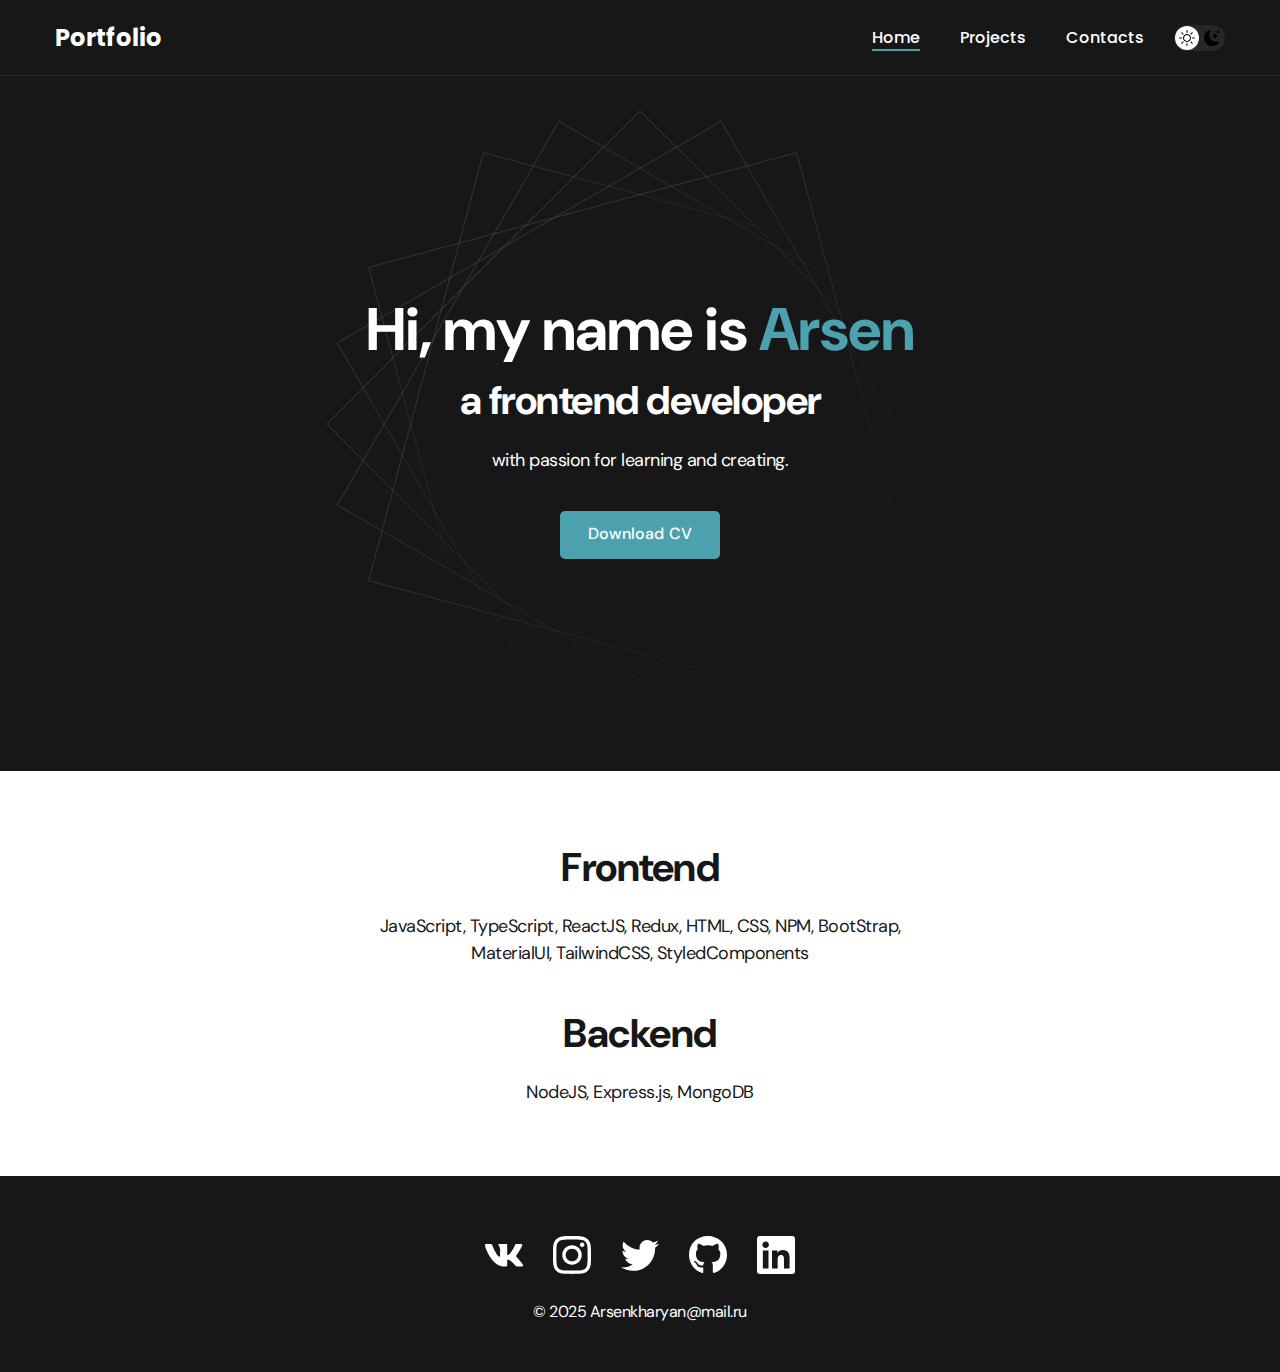
<file: index.html>
<!DOCTYPE html>
<html lang="en">
<head>
    <meta charset="UTF-8">
    <meta http-equiv="X-UA-Compatible" content="IE=edge">
    <meta name="viewport" content="width=device-width, initial-scale=1.0">
    <title>Portfolio</title>
    <link rel="stylesheet" href="./css/main.css">
</head>
<body>
    <nav class="nav">
        <div class="container">
            <div class="nav-row">
                <a href="./index.html" class="logo"><strong>Portfolio</strong></a>
                <button class="dark-mode-btn">
                    <img src="./img/icons/sun.svg" alt="Light mode" class="dark-mode-btn__icon">
                    <img src="./img/icons/moon.svg" alt="Dark mode" class="dark-mode-btn__icon">
                </button>
                <ul class="nav-list">
                    <li class="nav-list__item"><a href="./index.html" class="nav-list__link nav-list__link--active">Home</a></li>
                    <li class="nav-list__item"><a href="./projects.html" class="nav-list__link">Projects</a></li>
                    <li class="nav-list__item"><a href="./contacts.html" class="nav-list__link">Contacts</a></li>
                </ul>
            </div>
        </div>
    </nav>
    <header class="header">
        <div class="header__wrapper">
            <h1 class="header__title">
                <strong>Hi, my name is <em>Arsen</em></strong><br>
                a frontend developer
            </h1>
            <div class="header__text">
                <p>with passion for learning and creating.</p>
            </div>
            <a href="#!" class="btn">Download CV</a>
        </div>
    </header>

    <main class="section">
        <div class="container">

                <ul class="content-list">
                    <li class="content-list__item">
                        <h2 class="title-2">Frontend</h2>
                        <p>JavaScript, TypeScript, ReactJS, Redux, HTML, CSS, NPM, BootStrap, MaterialUI, TailwindCSS, StyledComponents</p>
                    </li>
                    <li class="content-list__item">
                        <h2 class="title-2">Backend</h2>
                        <p>NodeJS, Express.js, MongoDB</p>
                    </li>
                </ul>

        </div>
    </main>

    <footer class="footer">
        <div class="container">
            <div class="footer__wrapper">
                <ul class="social">
                    <li class="social__item"><a href="#!"><img src="./img/icons/vk.svg" alt="Link"></a></li>
                    <li class="social__item"><a href="#!"><img src="./img/icons/instagram.svg" alt="Link"></a></li>
                    <li class="social__item"><a href="#!"><img src="./img/icons/twitter.svg" alt="Link"></a></li>
                    <li class="social__item"><a href="#!"><img src="./img/icons/gitHub.svg" alt="Link"></a></li>
                    <li class="social__item"><a href="#!"><img src="./img/icons/linkedIn.svg" alt="Link"></a></li>
                </ul>
                <div class="copyright">
                    <p>© 2025 Arsenkharyan@mail.ru</p>
                </div>
            </div>
        </div>
    </footer>

    <script src="./js/main.js"></script>

</body>
</html>
</file>
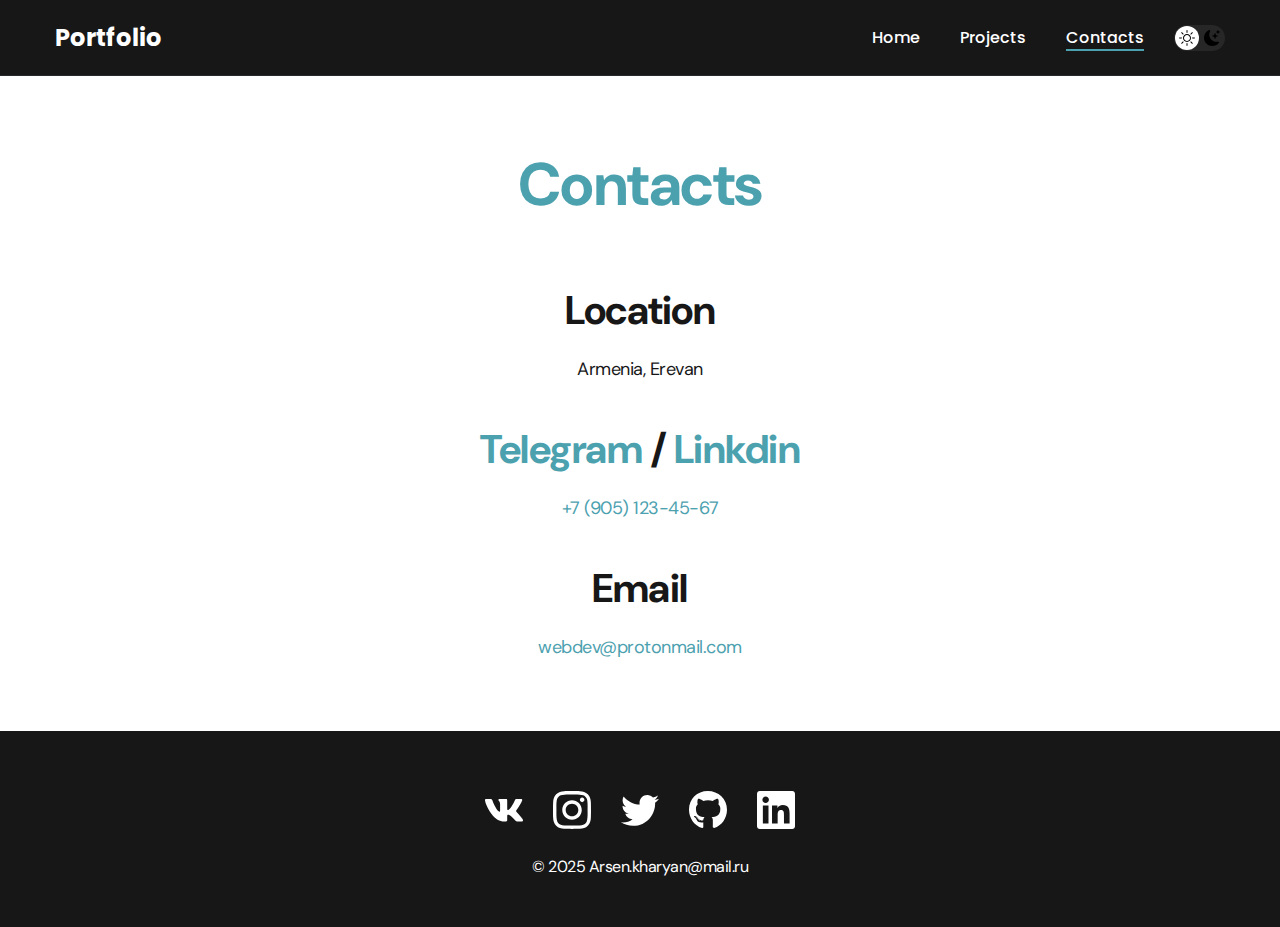
<file: contacts.html>
<!DOCTYPE html>
<html lang="en">
<head>
    <meta charset="UTF-8">
    <meta http-equiv="X-UA-Compatible" content="IE=edge">
    <meta name="viewport" content="width=device-width, initial-scale=1.0">
    <title>Freelancer portfolio</title>
    <link rel="stylesheet" href="./css/main.css">
</head>
<body>
    <nav class="nav">
        <div class="container">
            <div class="nav-row">
                <a href="./index.html" class="logo"><strong>Portfolio</strong></a>
                <button class="dark-mode-btn">
                    <img src="./img/icons/sun.svg" alt="Light mode" class="dark-mode-btn__icon">
                    <img src="./img/icons/moon.svg" alt="Dark mode" class="dark-mode-btn__icon">
                </button>

                <ul class="nav-list">
                    <li class="nav-list__item"><a href="./index.html" class="nav-list__link">Home</a></li>
                    <li class="nav-list__item"><a href="./projects.html" class="nav-list__link">Projects</a></li>
                    <li class="nav-list__item"><a href="./contacts.html" class="nav-list__link nav-list__link--active">Contacts</a></li>
                </ul>
            </div>
        </div>
    </nav>

    <main class="section">
        <div class="container">
                <h1 class="title-1">Contacts</h1>

                <ul class="content-list">
                    <li class="content-list__item">
                        <h2 class="title-2">Location</h2>
                        <p>Armenia, Erevan</p>
                    </li>
                    <li class="content-list__item">
                        <h2 class="title-2"><a href="https://t.me/ArsenFlare/">Telegram</a> / <a href="https://www.linkedin.com/feed/">Linkdin</a></h2>
                        <p><a href="tel:+79051234567">+7 (905) 123-45-67</a></p>
                    </li>
                    <li class="content-list__item">
                        <h2 class="title-2">Email</h2>
                        <p><a href="mailto:webdev@protonmail.com">webdev@protonmail.com</a></p>
                    </li>
                </ul>

        </div>
    </main>

    <footer class="footer">
        <div class="container">
            <div class="footer__wrapper">
                <ul class="social">
                    <li class="social__item"><a href="#!"><img src="./img/icons/vk.svg" alt="Link"></a></li>
                    <li class="social__item"><a href="#!"><img src="./img/icons/instagram.svg" alt="Link"></a></li>
                    <li class="social__item"><a href="#!"><img src="./img/icons/twitter.svg" alt="Link"></a></li>
                    <li class="social__item"><a href="#!"><img src="./img/icons/gitHub.svg" alt="Link"></a></li>
                    <li class="social__item"><a href="#!"><img src="./img/icons/linkedIn.svg" alt="Link"></a></li>
                </ul>
                <div class="copyright">
                    <p>© 2025 Arsen.kharyan@mail.ru</p>
                </div>
            </div>
        </div>
    </footer>

    <script src="./js/main.js"></script>

</body>
</html>
</file>
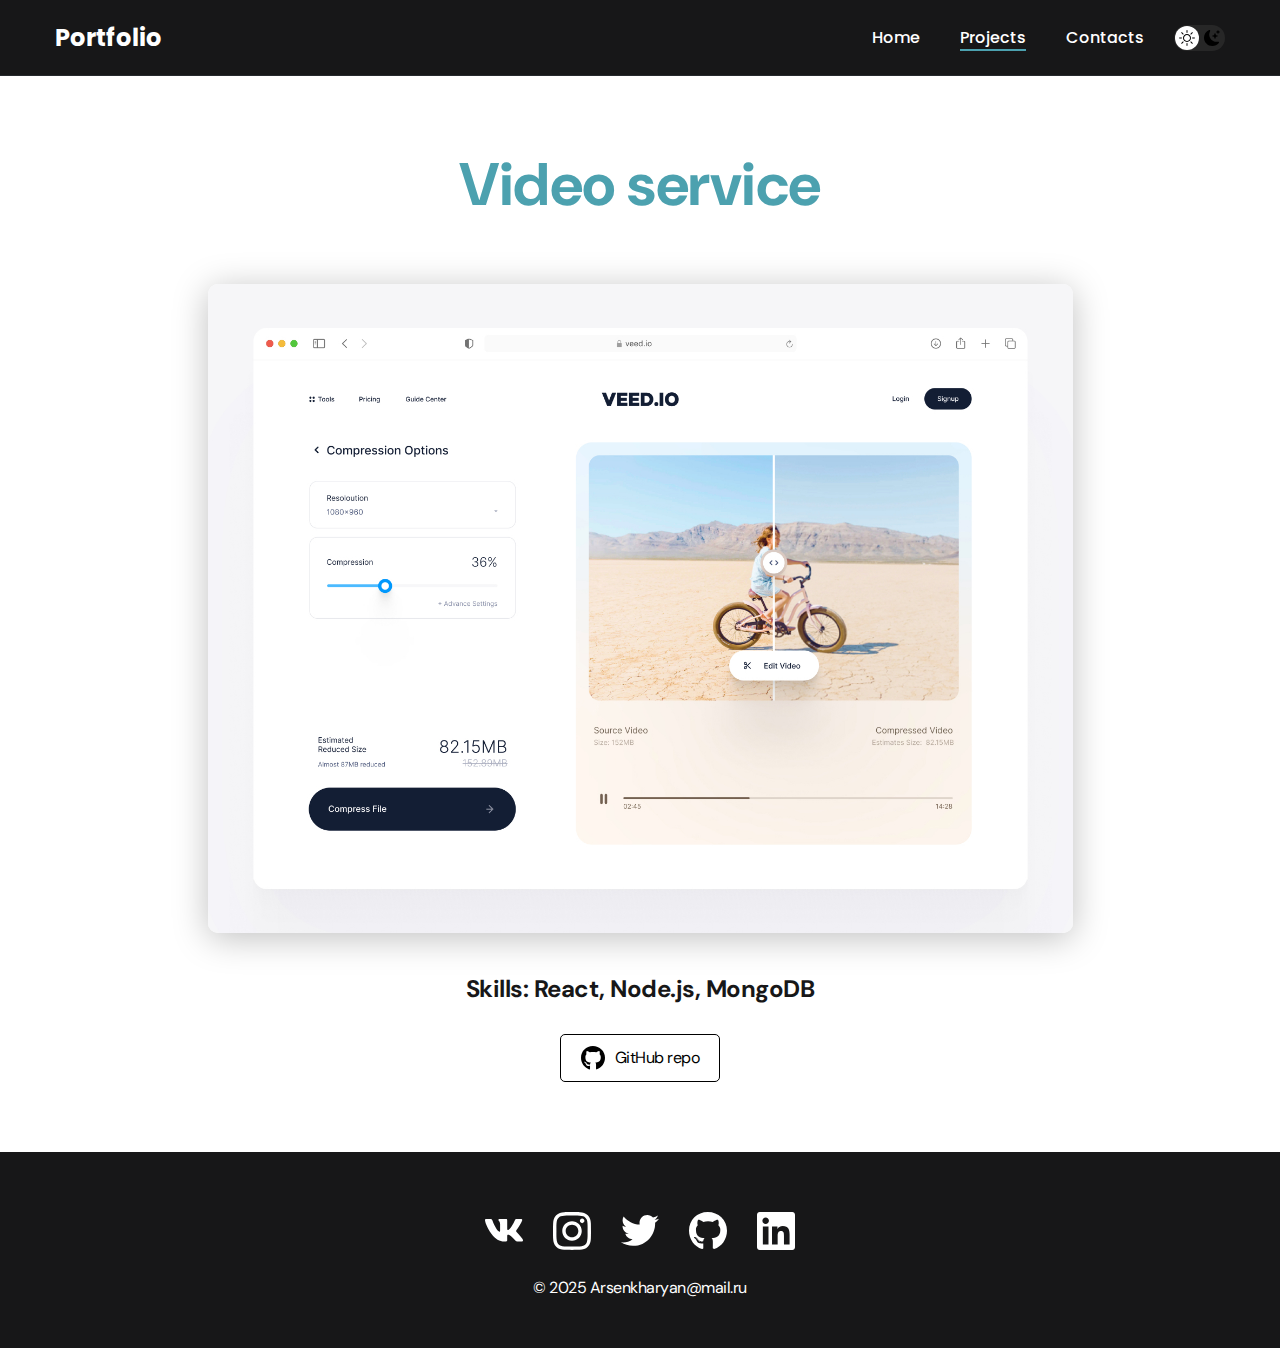
<file: project-page.html>
<!DOCTYPE html>
<html lang="en">
<head>
    <meta charset="UTF-8">
    <meta http-equiv="X-UA-Compatible" content="IE=edge">
    <meta name="viewport" content="width=device-width, initial-scale=1.0">
    <title>Freelancer portfolio</title>
    <link rel="stylesheet" href="./css/main.css">
</head>
<body>
    <nav class="nav">
        <div class="container">
            <div class="nav-row">
                <a href="./index.html" class="logo"><strong>Portfolio</strong></a>
                <button class="dark-mode-btn">
                    <img src="./img/icons/sun.svg" alt="Light mode" class="dark-mode-btn__icon">
                    <img src="./img/icons/moon.svg" alt="Dark mode" class="dark-mode-btn__icon">
                </button>
                <ul class="nav-list">
                    <li class="nav-list__item"><a href="./index.html" class="nav-list__link ">Home</a></li>
                    <li class="nav-list__item"><a href="./projects.html" class="nav-list__link nav-list__link--active">Projects</a></li>
                    <li class="nav-list__item"><a href="./contacts.html" class="nav-list__link">Contacts</a></li>
                </ul>
            </div>
        </div>
    </nav>

    <main class="section">
        <div class="container">
            <div class="project-details">

                <h1 class="title-1">Video service</h1>

                <img src="./img/projects/02-big.jpg" alt="" class="project-details__cover">

                <div class="project-details__desc">
                    <p>Skills: React, Node.js, MongoDB</p>
                </div>

                <a href="#!" class="btn-outline">
                    <img src="./img/icons/gitHub-black.svg" alt="">
                    GitHub repo
                </a>

            </div>
        </div>
    </main>

    <footer class="footer">
        <div class="container">
            <div class="footer__wrapper">
                <ul class="social">
                    <li class="social__item"><a href="#!"><img src="./img/icons/vk.svg" alt="Link"></a></li>
                    <li class="social__item"><a href="#!"><img src="./img/icons/instagram.svg" alt="Link"></a></li>
                    <li class="social__item"><a href="#!"><img src="./img/icons/twitter.svg" alt="Link"></a></li>
                    <li class="social__item"><a href="#!"><img src="./img/icons/gitHub.svg" alt="Link"></a></li>
                    <li class="social__item"><a href="#!"><img src="./img/icons/linkedIn.svg" alt="Link"></a></li>
                </ul>
                <div class="copyright">
                    <p>© 2025 Arsenkharyan@mail.ru</p>
                </div>
            </div>
        </div>
    </footer>

    <script src="./js/main.js"></script>

</body>
</html>
</file>
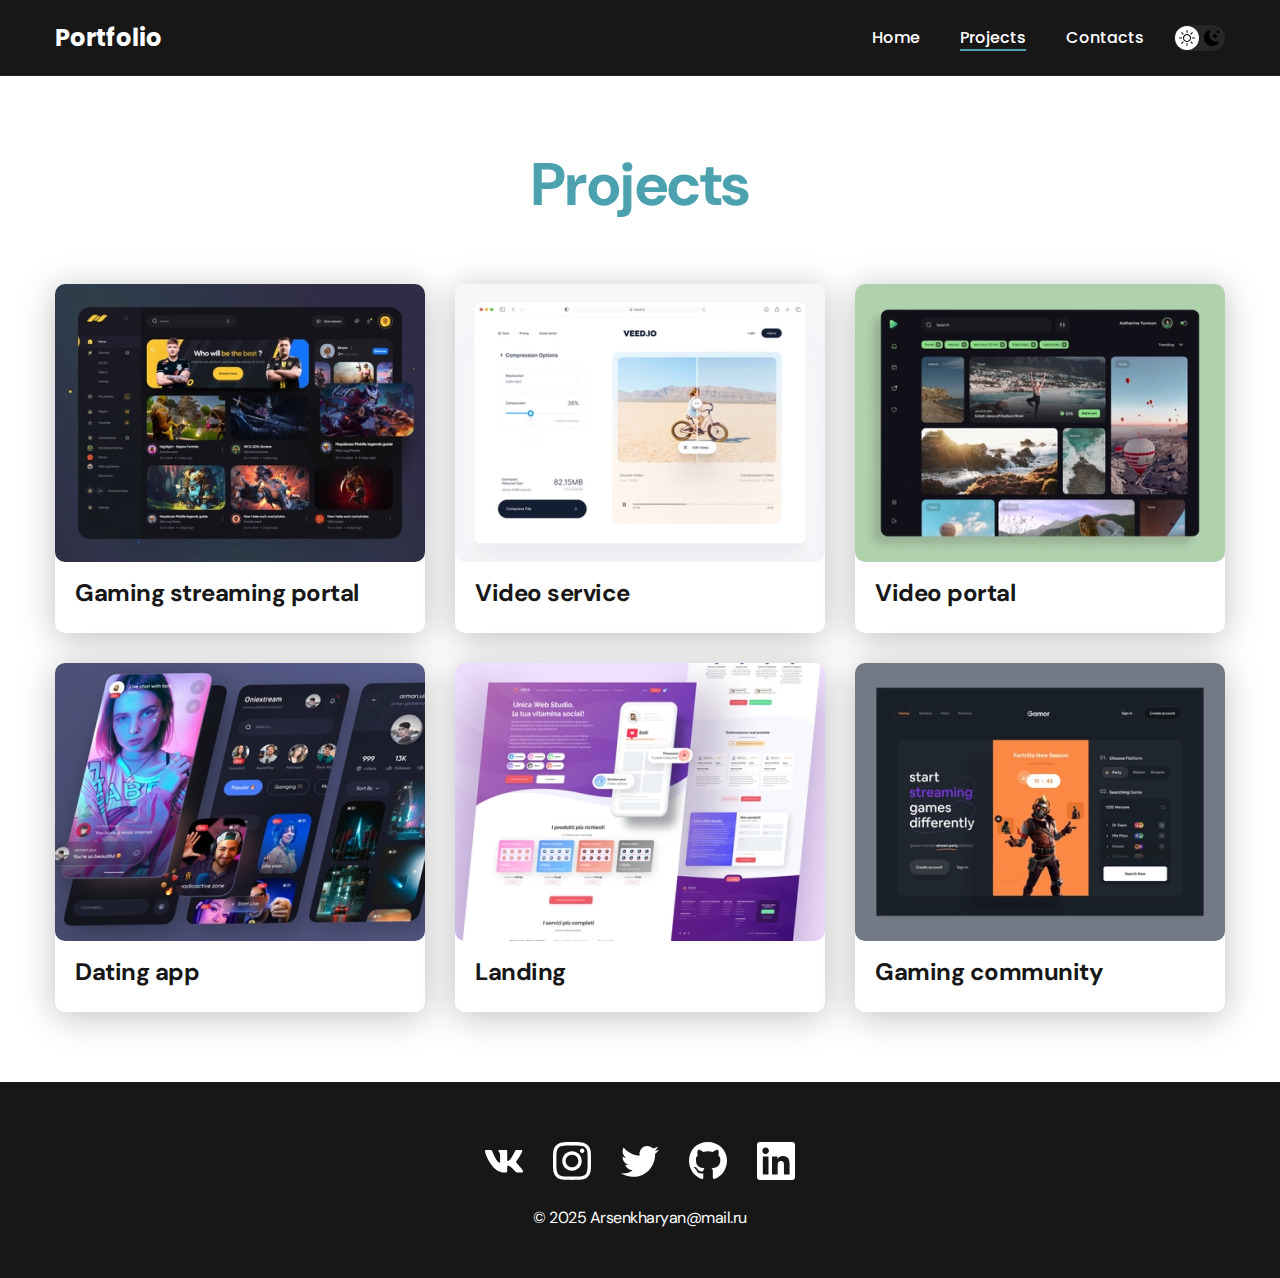
<file: projects.html>
<!DOCTYPE html>
<html lang="en">
<head>
    <meta charset="UTF-8">
    <meta http-equiv="X-UA-Compatible" content="IE=edge">
    <meta name="viewport" content="width=device-width, initial-scale=1.0">
    <title>Freelancer portfolio</title>
    <link rel="stylesheet" href="./css/main.css">
</head>
<body>
    <nav class="nav">
        <div class="container">
            <div class="nav-row">
                <a href="./index.html" class="logo"><strong>Portfolio</strong></a>
                <button class="dark-mode-btn">
                    <img src="./img/icons/sun.svg" alt="Light mode" class="dark-mode-btn__icon">
                    <img src="./img/icons/moon.svg" alt="Dark mode" class="dark-mode-btn__icon">
                </button>
                <ul class="nav-list">
                    <li class="nav-list__item"><a href="./index.html" class="nav-list__link ">Home</a></li>
                    <li class="nav-list__item"><a href="./projects.html" class="nav-list__link nav-list__link--active">Projects</a></li>
                    <li class="nav-list__item"><a href="./contacts.html" class="nav-list__link">Contacts</a></li>
                </ul>
            </div>
        </div>
    </nav>
 <main class="section">
        <div class="container">
            <h2 class="title-1">Projects</h2>
            <ul class="projects">
                <li class="project">
                    <a href="./project-page.html">
                        <img src="./img/projects/01.jpg" alt="Project img" class="project__img">
                        <h3 class="project__title">Gaming streaming portal</h3>
                    </a>
                </li>
                <li class="project">
                    <a href="./project-page.html">
                        <img src="./img/projects/02.jpg" alt="Project img" class="project__img">
                        <h3 class="project__title">Video service</h3>
                    </a>
                </li>
                <li class="project">
                    <a href="./project-page.html">
                        <img src="./img/projects/03.jpg" alt="Project img" class="project__img">
                        <h3 class="project__title">Video portal</h3>
                    </a>
                </li>

                <li class="project">
                    <img src="./img/projects/04.jpg" alt="Project img" class="project__img">
                    <h3 class="project__title">Dating app</h3>
                </li>
                <li class="project">
                    <img src="./img/projects/05.jpg" alt="Project img" class="project__img">
                    <h3 class="project__title">Landing</h3>
                </li>
                <li class="project">
                    <img src="./img/projects/06.jpg" alt="Project img" class="project__img">
                    <h3 class="project__title">Gaming community</h3>
                </li>

            </ul>
        </div>
    </main>

    <footer class="footer">
        <div class="container">
            <div class="footer__wrapper">
                <ul class="social">
                    <li class="social__item"><a href="#!"><img src="./img/icons/vk.svg" alt="Link"></a></li>
                    <li class="social__item"><a href="#!"><img src="./img/icons/instagram.svg" alt="Link"></a></li>
                    <li class="social__item"><a href="#!"><img src="./img/icons/twitter.svg" alt="Link"></a></li>
                    <li class="social__item"><a href="#!"><img src="./img/icons/gitHub.svg" alt="Link"></a></li>
                    <li class="social__item"><a href="#!"><img src="./img/icons/linkedIn.svg" alt="Link"></a></li>
                </ul>
                <div class="copyright">
                    <p>© 2025 Arsenkharyan@mail.ru</p>
                </div>
            </div>
        </div>
    </footer>

    <script src="./js/main.js"></script>

</body>
</html>
</file>
<file: css/main.css>
@import './reset.css';
@import url('https://fonts.googleapis.com/css2?family=DM+Sans:wght@400;500;700&family=Poppins:wght@400;500;700&display=swap');

:root {
	/* Colors */
	--blackpure: #000;
	--black: #171718;
	--black-border: #26292d;
	--white: #fff;
	--purple: #4CA1AF;

	/* Nav */
	--nav-bg: var(--black);
	--nav-border: var(--black-border);
	--nav-text: var(--white);

	/* Header */
	--header-bg: var(--black);
	--header-text: var(--white);

	/* Footer */
	--footer-bg: var(--black);
	--footer-text: var(--white);

	/* Light mode */
	--page-bg: var(--white);
	--text-color: var(--black);
	--accent: var(--purple);
	--title-1: var(--accent);

	--project-card-bg: var(--white);
	--project-card-text: var(--black);
	--box-shadow: 0px 5px 35px rgba(0, 0, 0, 0.25);
}

.dark {
	/* Dark mode */
	--page-bg: #252526;
	--text-color: var(--white);

	--title-1: var(--white);

	--project-card-bg: var(--black);
	--project-card-text: var(--white);
	--box-shadow: 0px 5px 35px rgba(0, 0, 0, 0.8);
}

html,
body {
	display: flex;
	flex-direction: column;
	min-height: 100vh;

	font-family: 'DM Sans', sans-serif;
	letter-spacing: -0.5px;

	/* Light mode */
	background-color: var(--page-bg);
	color: var(--text-color);
}

/* General */

.container {
	margin: 0 auto;
	padding: 0 15px;
	max-width: 1200px;
}

.none {
	display: none !important;
}

.section {
	padding: 70px 0;
}

.title-1 {
	margin-bottom: 60px;

	font-size: 60px;
	font-weight: 700;
	line-height: 1.3;
	color: var(--title-1);
	text-align: center;
}

.title-2 {
	margin-bottom: 20px;

	font-size: 40px;
	font-weight: 700;
	line-height: 1.3;
}

/* Nav */

.nav {
	padding: 20px 0;
	background-color: var(--nav-bg);
	border-bottom: 1px solid var(--nav-border);
	color: var(--nav-text);
	letter-spacing: normal;
}

.nav-row {
	display: flex;
	justify-content: flex-end;
	align-items: center;
	column-gap: 30px;
	row-gap: 20px;
	flex-wrap: wrap;
}

.logo {
	margin-right: auto;
	color: var(--nav-text);
	font-size: 24px;
	font-family: 'Poppins', sans-serif;
}

.logo strong {
	font-weight: 700;
}

.nav-list {
	display: flex;
	flex-wrap: wrap;
	row-gap: 10px;
	align-items: center;
	column-gap: 40px;
	font-size: 16px;
	font-weight: 500;
	font-family: 'Poppins', sans-serif;
}

.nav-list__link {
	color: var(--nav-text);
	transition: opacity 0.2s ease-in;
}

.nav-list__link:hover {
	opacity: 0.8;
}

.nav-list__link--active {
	position: relative;
}

.nav-list__link--active::before {
	content: '';

	position: absolute;
	left: 0;
	top: 100%;

	display: block;
	height: 2px;
	width: 100%;
	background-color: var(--accent);
}

/* Dark mode btn */

.dark-mode-btn {
	order: 9;

	position: relative;
	display: flex;
	justify-content: space-between;

	width: 51px;
	height: 26px;
	padding: 5px;

	border-radius: 50px;
	background-color: #272727;
}

.dark-mode-btn::before {
	content: '';

	position: absolute;
	top: 1px;
	left: 1px;

	display: block;
	width: 24px;
	height: 24px;

	border-radius: 50%;
	background-color: #fff;

	transition: left 0.2s ease-in;
}

.dark-mode-btn--active::before {
	left: 26px;
}

.dark-mode-btn__icon {
	position: relative;
	z-index: 9;
}

/* Header */

.header {
	padding: 40px 0;
	min-height: 695px;

	display: flex;
	justify-content: center;
	align-items: center;

	background-color: var(--header-bg);
	background-image: url('./../img/header-bg.png');
	background-repeat: no-repeat;
	background-size: auto;
	background-position: center center;

	color: var(--header-text);
	text-align: center;
}

.header__wrapper {
	padding: 0 15px;
	max-width: 660px;
}

.header__title {
	margin-bottom: 20px;
	font-size: 40px;
	font-weight: 700;
	line-height: 1.4;
}

.header__title strong {
	font-size: 60px;
	font-weight: 700;
}

.header__title em {
	font-style: normal;
	color: var(--accent);
}

.header__text {
	margin-bottom: 40px;
	font-size: 18px;
	line-height: 1.333;
}

.header__text p + p {
	margin-top: 0.5em;
}

/* Btn */

.btn {
	display: inline-block;
	height: 48px;
	padding: 12px 28px;

	border-radius: 5px;
	background-color: var(--accent);
	color: var(--white);
	letter-spacing: 0.15px;
	font-size: 16px;
	font-weight: 500;

	transition: opacity 0.2s ease-in;
}

.btn:hover {
	opacity: 0.8;
}

.btn:active {
	position: relative;
	top: 1px;
}

/* Btn outline */

.btn-outline {
	display: flex;
	column-gap: 10px;
	align-items: center;

	height: 48px;
	padding: 12px 20px;

	border-radius: 5px;
	border: 1px solid #000;
	background-color: #fff;
	color: #000;

	transition: opacity 0.2s ease-in;
}

.btn-outline:hover {
	opacity: 0.8;
}

.btn-outline:active {
	position: relative;
	top: 1px;
}

/* Projects  */

.projects {
	display: flex;
	justify-content: center;
	flex-wrap: wrap;
	column-gap: 30px;
	row-gap: 30px;
}

.project {
	max-width: 370px;
	background-color: var(--project-card-bg);
	box-shadow: var(--box-shadow);
	border-radius: 10px;
}

.project__img {
	border-radius: 10px;
}

.project__title {
	padding: 15px 20px 25px;
	font-weight: 700;
	font-size: 24px;
	line-height: 1.3;
	color: var(--project-card-text);
}

/* Project details */

.project-details {
	margin: 0 auto;
	max-width: 865px;

	display: flex;
	flex-direction: column;
	align-items: center;

	text-align: center;
}

.project-details__cover {
	max-width: 100%;
	margin-bottom: 40px;

	box-shadow: var(--box-shadow);
	border-radius: 10px;
}

.project-details__desc {
	margin-bottom: 30px;

	font-weight: 700;
	font-size: 24px;
	line-height: 1.3;
}

/* Content list */

.content-list {
	margin: 0 auto;
	max-width: 570px;
	display: flex;
	flex-direction: column;
	align-items: center;
	row-gap: 40px;
	text-align: center;
}

.content-list a {
	color: var(--accent);
}

.content-list__item {
	font-size: 18px;
	line-height: 1.5;
}

.content-list__item p + p {
	margin-top: 0.5em;
}

/* Footer */

.footer {
	margin-top: auto;
	padding: 60px 0 50px;
	background-color: var(--footer-bg);
	color: var(--footer-text);
}

.footer__wrapper {
	display: flex;
	flex-direction: column;
	align-items: center;
	row-gap: 27px;
}

.social {
	display: flex;
	column-gap: 30px;
	align-items: center;
}

.copyright {
	font-size: 16px;
}

.copyright p + p {
	margin-top: 0.5em;
}

@media (max-width: 620px) {
	/* Header  */

	.header {
		min-height: unset;
	}

	.header__title {
		font-size: 30px;
	}

	.header__title strong {
		font-size: 40px;
	}

	/* Nav */

	.nav-row {
		justify-content: space-between;
	}

	.dark-mode-btn {
		order: 0;
	}

	/* General */

	.section {
		padding: 40px 0;
	}

	.title-1 {
		margin-bottom: 30px;
		font-size: 40px;
	}

	.title-2 {
		margin-bottom: 10px;
		font-size: 30px;
	}

	/* Projects */

	.project__title {
		font-size: 22px;
	}

	/* Project page */

	.project-details__desc {
		margin-bottom: 20px;
		font-size: 22px;
	}

	/* Content List */

	.content-list {
		row-gap: 20px;
	}

	.content-list__item {
		font-size: 16px;
	}

	/* Footer */

	.footer {
		padding: 40px 0 30px;
	}

	.footer__wrapper {
		row-gap: 20px;
	}

	/* Social */

	.social {
		column-gap: 20px;
	}

	.social__item {
		width: 28px;
	}
}
</file>
